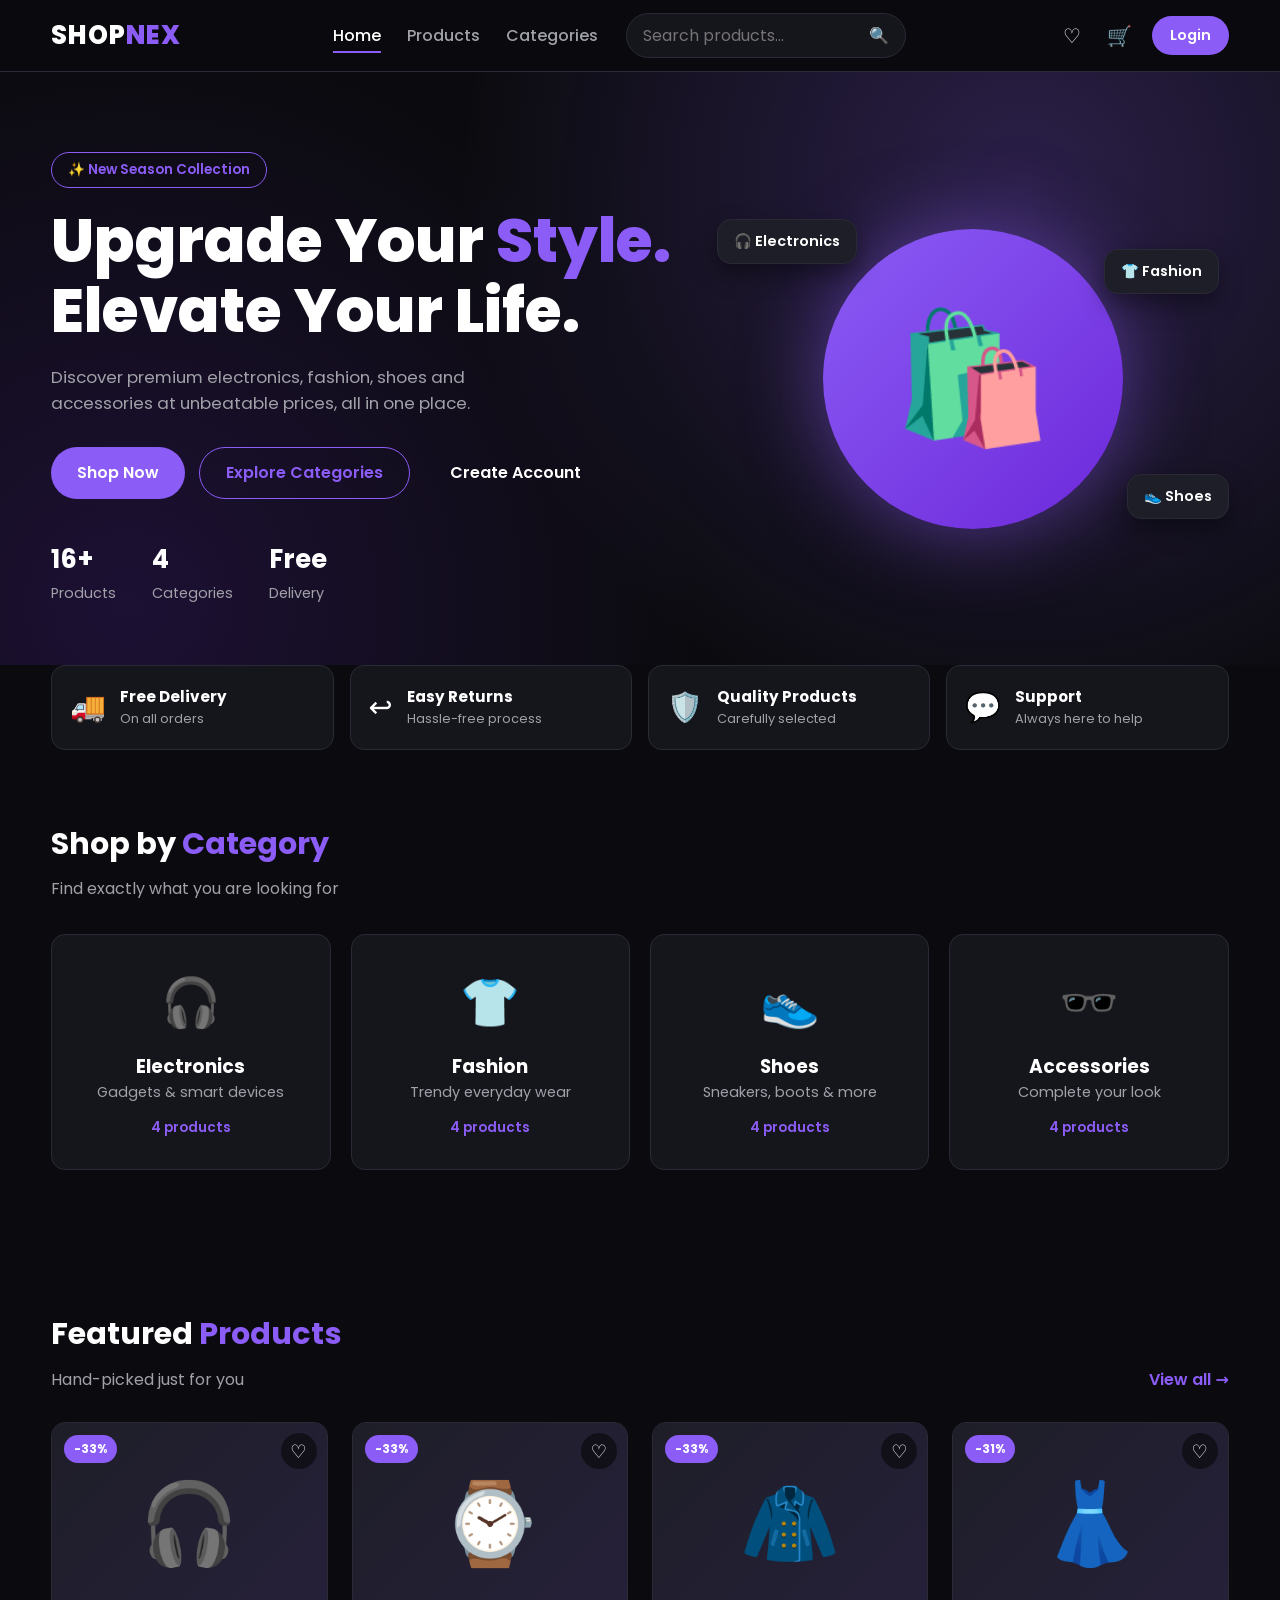
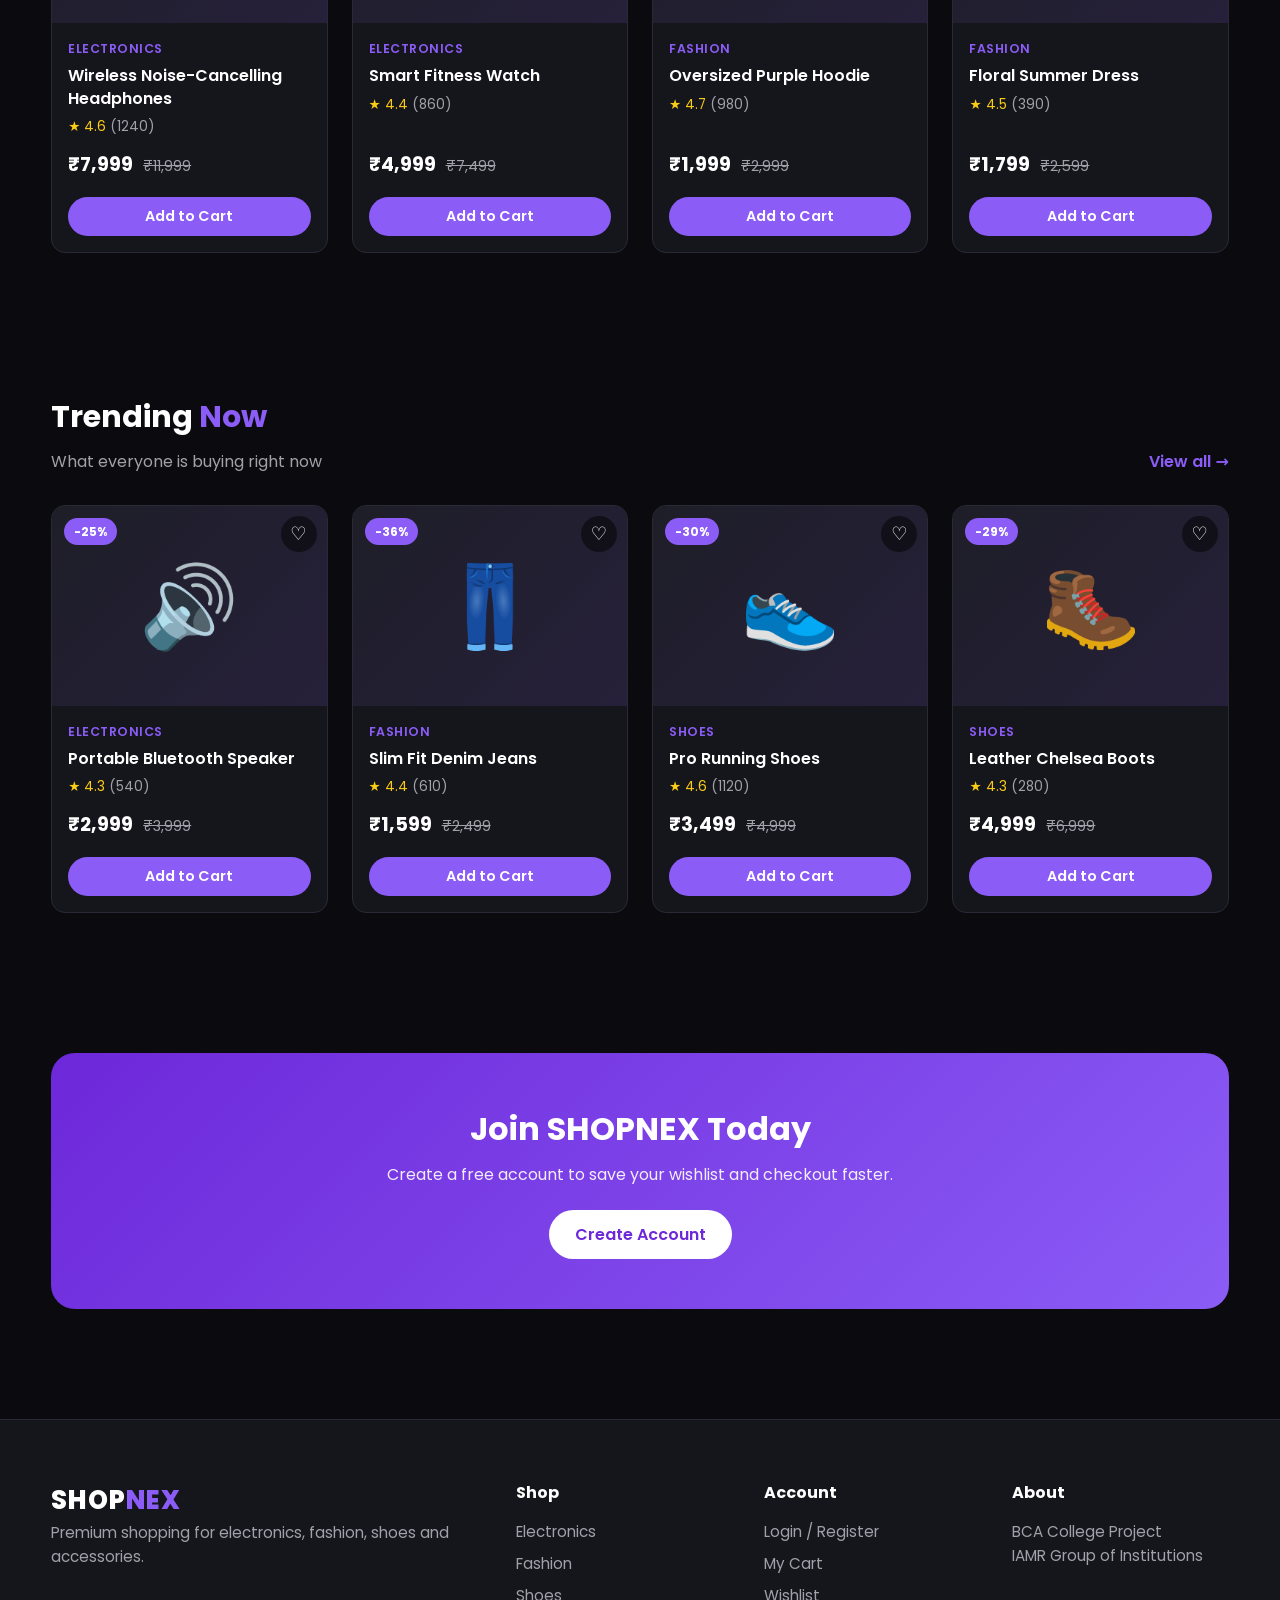
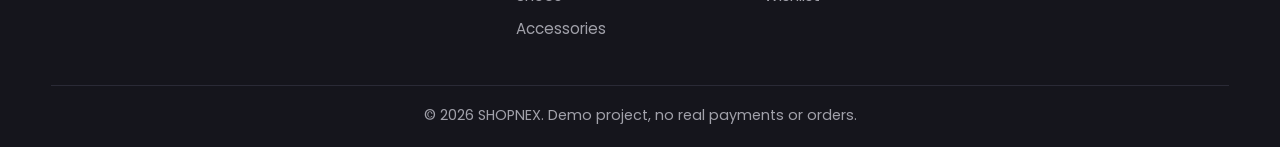
<file: shopnex/index.html>
<!DOCTYPE html>
<html lang="en">
<head>
  <meta charset="UTF-8">
  <meta name="viewport" content="width=device-width, initial-scale=1.0">
  <title>SHOPNEX | Premium Online Shopping</title>
  <link rel="preconnect" href="https://fonts.googleapis.com">
  <link href="https://fonts.googleapis.com/css2?family=Poppins:wght@400;500;600;700;800&display=swap" rel="stylesheet">
  <link rel="stylesheet" href="css/base.css">
  <link rel="stylesheet" href="css/layout.css">
  <link rel="stylesheet" href="css/components.css">
  <link rel="stylesheet" href="css/home.css">
</head>
<body>
  <div id="site-header"></div>

  <main>
    <!-- Hero banner -->
    <section class="hero">
      <div class="container hero-inner">
        <div class="hero-content fade-in">
          <span class="hero-tag">✨ New Season Collection</span>
          <h1>Upgrade Your <span class="text-purple">Style.</span><br>Elevate Your Life.</h1>
          <p>Discover premium electronics, fashion, shoes and accessories at unbeatable prices, all in one place.</p>
          <div class="hero-buttons">
            <a href="products.html" class="btn btn-primary">Shop Now</a>
            <a href="#categories" class="btn btn-outline">Explore Categories</a>
            <a href="login.html?tab=register" class="btn">Create Account</a>
          </div>
          <div class="hero-stats">
            <div><strong>16+</strong><span>Products</span></div>
            <div><strong>4</strong><span>Categories</span></div>
            <div><strong>Free</strong><span>Delivery</span></div>
          </div>
        </div>
        <div class="hero-visual fade-in">
          <div class="hero-circle">🛍️</div>
          <span class="hero-chip chip-1">🎧 Electronics</span>
          <span class="hero-chip chip-2">👟 Shoes</span>
          <span class="hero-chip chip-3">👕 Fashion</span>
        </div>
      </div>
    </section>

    <!-- Features strip -->
    <section class="container">
      <div class="features-grid">
        <div class="feature-item"><span class="feature-icon">🚚</span><div><h4>Free Delivery</h4><p>On all orders</p></div></div>
        <div class="feature-item"><span class="feature-icon">↩️</span><div><h4>Easy Returns</h4><p>Hassle-free process</p></div></div>
        <div class="feature-item"><span class="feature-icon">🛡️</span><div><h4>Quality Products</h4><p>Carefully selected</p></div></div>
        <div class="feature-item"><span class="feature-icon">💬</span><div><h4>Support</h4><p>Always here to help</p></div></div>
      </div>
    </section>

    <!-- Categories -->
    <section class="section container" id="categories">
      <h2 class="section-title">Shop by <span class="text-purple">Category</span></h2>
      <p class="section-subtitle">Find exactly what you are looking for</p>
      <div class="category-grid" id="categoryGrid"></div>
    </section>

    <!-- Featured products -->
    <section class="section container">
      <div class="section-head">
        <div>
          <h2 class="section-title">Featured <span class="text-purple">Products</span></h2>
          <p class="section-subtitle">Hand-picked just for you</p>
        </div>
        <a href="products.html" class="view-all">View all →</a>
      </div>
      <div class="product-grid" id="featuredGrid"></div>
    </section>

    <!-- Trending products -->
    <section class="section container">
      <div class="section-head">
        <div>
          <h2 class="section-title">Trending <span class="text-purple">Now</span></h2>
          <p class="section-subtitle">What everyone is buying right now</p>
        </div>
        <a href="products.html" class="view-all">View all →</a>
      </div>
      <div class="product-grid" id="trendingGrid"></div>
    </section>

    <!-- Join banner -->
    <section class="section container" id="joinBanner">
      <div class="promo">
        <h2>Join SHOPNEX Today</h2>
        <p>Create a free account to save your wishlist and checkout faster.</p>
        <a href="login.html" class="btn">Create Account</a>
      </div>
    </section>
  </main>

  <div id="site-footer"></div>

  <!-- Script order matters: data -> storage -> ui -> features -> page script -->
  <script src="js/data.js"></script>
  <script src="js/storage.js"></script>
  <script src="js/ui.js"></script>
  <script src="js/cart.js"></script>
  <script src="js/wishlist.js"></script>
  <script src="js/products.js"></script>
  <script src="js/home.js"></script>
</body>
</html>
</file>
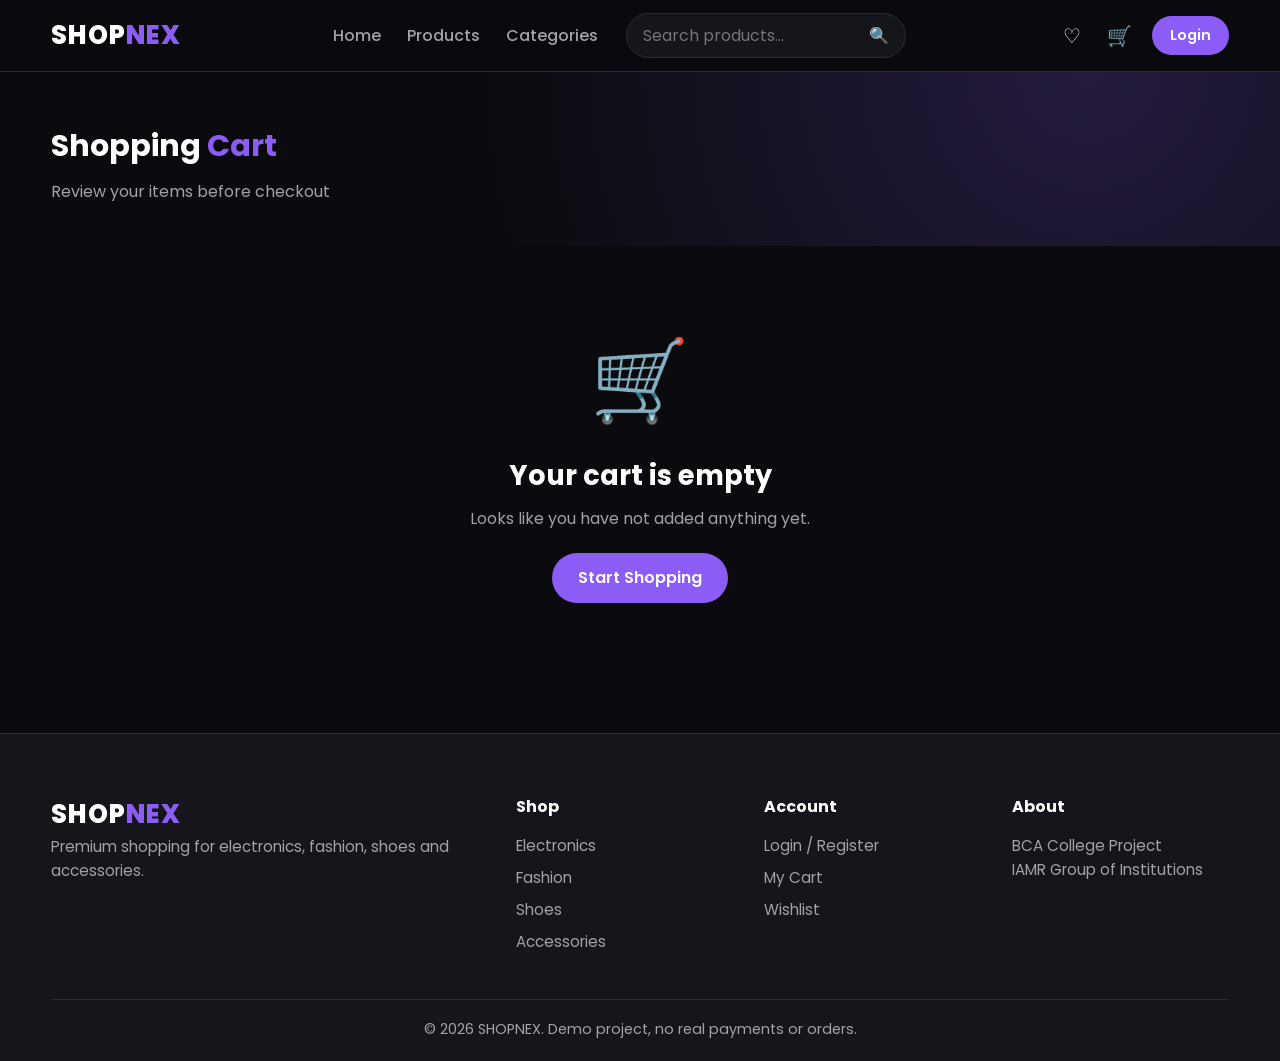
<file: shopnex/cart.html>
<!DOCTYPE html>
<html lang="en">
<head>
  <link rel="icon" href="data:image/svg+xml,<svg xmlns=%22http://www.w3.org/2000/svg%22 viewBox=%220 0 100 100%22><text y=%22.9em%22 font-size=%2290%22>🛍️</text></svg>">
  <meta charset="UTF-8">
  <meta name="viewport" content="width=device-width, initial-scale=1.0">
  <title>My Cart | SHOPNEX</title>
  <link rel="preconnect" href="https://fonts.googleapis.com">
  <link href="https://fonts.googleapis.com/css2?family=Poppins:wght@400;500;600;700;800&display=swap" rel="stylesheet">
  <link rel="stylesheet" href="css/base.css">
  <link rel="stylesheet" href="css/layout.css">
  <link rel="stylesheet" href="css/components.css">
  <link rel="stylesheet" href="css/shop.css">
  <link rel="stylesheet" href="css/cart.css">
</head>
<body>
  <div id="site-header"></div>

  <main>
    <section class="page-header">
      <div class="container fade-in">
        <h1 class="section-title">Shopping <span class="text-purple">Cart</span></h1>
        <p class="section-subtitle">Review your items before checkout</p>
      </div>
    </section>

    <!-- Filled by js/cart-page.js -->
    <div class="container" id="cartContent"></div>
  </main>

  <div id="site-footer"></div>

  <script src="js/data.js"></script>
  <script src="js/storage.js"></script>
  <script src="js/ui.js"></script>
  <script src="js/cart.js"></script>
  <script src="js/cart-page.js"></script>
</body>
</html>
</file>
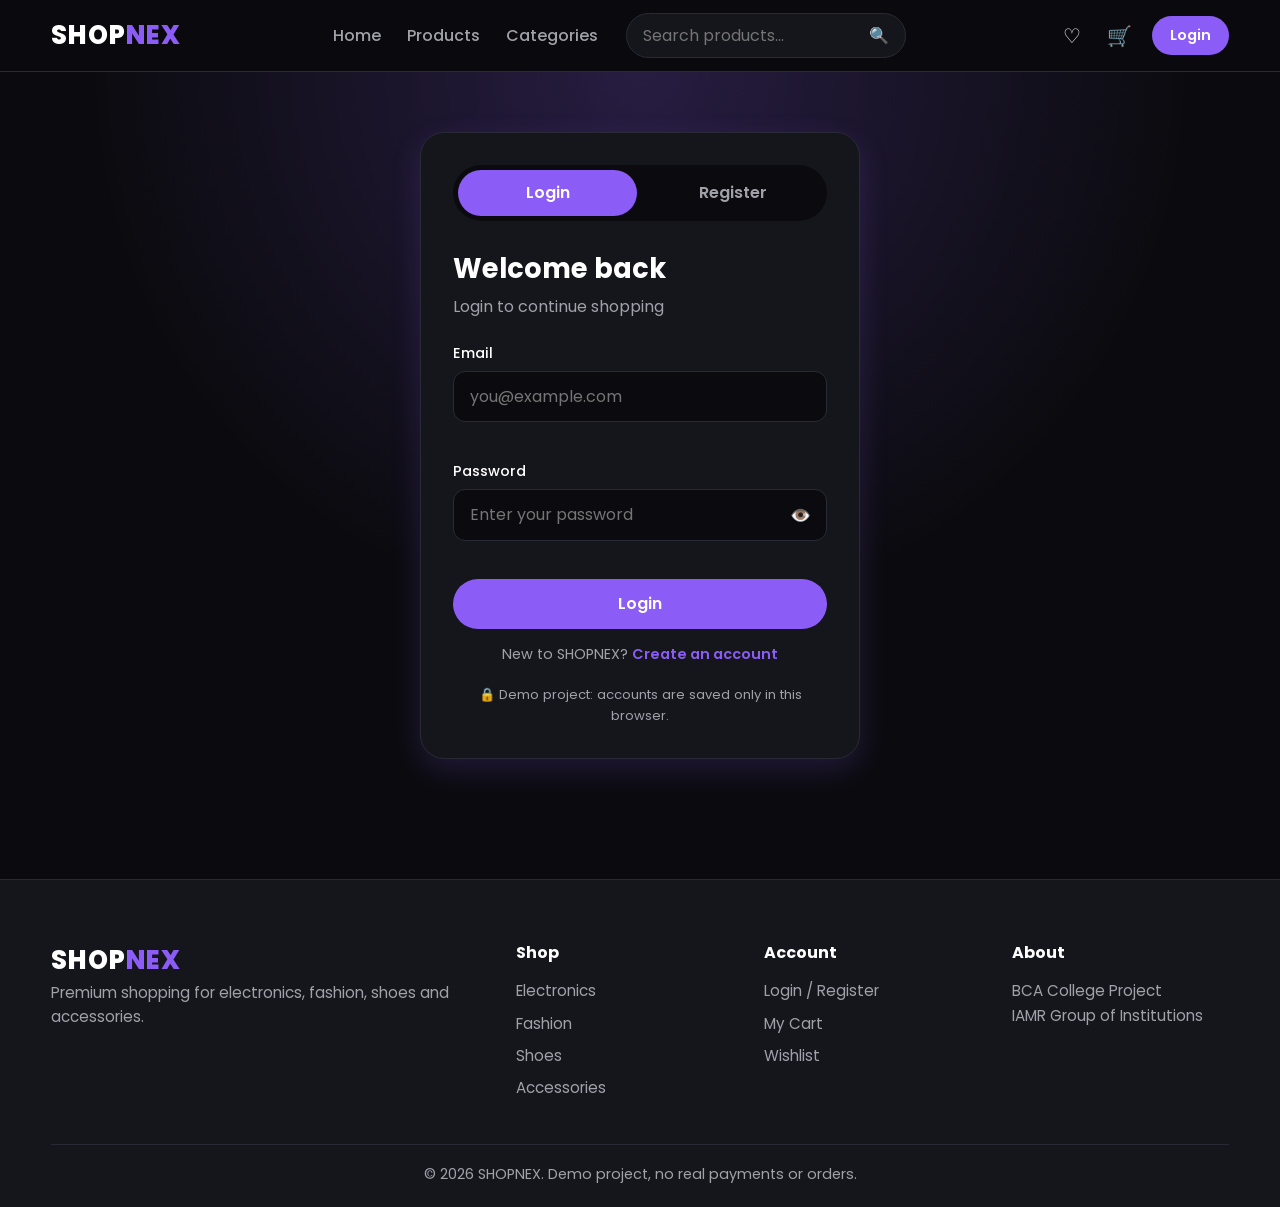
<file: shopnex/login.html>
<!DOCTYPE html>
<html lang="en">
<head>
    <link rel="icon" href="data:image/svg+xml,<svg xmlns=%22http://www.w3.org/2000/svg%22 viewBox=%220 0 100 100%22><text y=%22.9em%22 font-size=%2290%22>🛍️</text></svg>">
  <meta charset="UTF-8">
  <meta name="viewport" content="width=device-width, initial-scale=1.0">
  <title>Login / Register | SHOPNEX</title>
  <link rel="preconnect" href="https://fonts.googleapis.com">
  <link href="https://fonts.googleapis.com/css2?family=Poppins:wght@400;500;600;700;800&display=swap" rel="stylesheet">
  <link rel="stylesheet" href="css/base.css">
  <link rel="stylesheet" href="css/layout.css">
  <link rel="stylesheet" href="css/components.css">
  <link rel="stylesheet" href="css/auth.css">
</head>
<body>
  <div id="site-header"></div>

  <main class="auth-section">
    <div class="auth-card fade-in">
      <div class="auth-tabs">
        <button class="auth-tab active" data-tab="login">Login</button>
        <button class="auth-tab" data-tab="register">Register</button>
      </div>

      <!-- LOGIN -->
      <section class="auth-panel" id="loginPanel">
        <h1>Welcome back</h1>
        <p class="sub">Login to continue shopping</p>
        <form id="loginForm" novalidate>
          <div class="form-group">
            <label for="loginEmail">Email</label>
            <input type="email" id="loginEmail" placeholder="you@example.com" autocomplete="email">
            <span class="field-error" id="loginEmailError"></span>
          </div>
          <div class="form-group">
            <label for="loginPassword">Password</label>
            <div class="password-wrap">
              <input type="password" id="loginPassword" placeholder="Enter your password" autocomplete="current-password">
              <button type="button" class="password-toggle" data-target="loginPassword" aria-label="Show or hide password">👁️</button>
            </div>
            <span class="field-error" id="loginPasswordError"></span>
          </div>
          <button type="submit" class="btn btn-primary btn-block">Login</button>
        </form>
        <p class="auth-switch">New to SHOPNEX? <button type="button" data-tab="register">Create an account</button></p>
      </section>

      <!-- REGISTER -->
      <section class="auth-panel" id="registerPanel" hidden>
        <h1>Create account</h1>
        <p class="sub">Join SHOPNEX in less than a minute</p>
        <form id="registerForm" novalidate>
          <div class="form-group">
            <label for="regName">Full name</label>
            <input type="text" id="regName" placeholder="Your name" autocomplete="name">
            <span class="field-error" id="regNameError"></span>
          </div>
          <div class="form-group">
            <label for="regEmail">Email</label>
            <input type="email" id="regEmail" placeholder="you@example.com" autocomplete="email">
            <span class="field-error" id="regEmailError"></span>
          </div>
          <div class="form-group">
            <label for="regPassword">Password</label>
            <div class="password-wrap">
              <input type="password" id="regPassword" placeholder="Min 6 characters, letters + numbers" autocomplete="new-password">
              <button type="button" class="password-toggle" data-target="regPassword" aria-label="Show or hide password">👁️</button>
            </div>
            <span class="field-error" id="regPasswordError"></span>
          </div>
          <div class="form-group">
            <label for="regConfirm">Confirm password</label>
            <input type="password" id="regConfirm" placeholder="Re-enter your password" autocomplete="new-password">
            <span class="field-error" id="regConfirmError"></span>
          </div>
          <button type="submit" class="btn btn-primary btn-block">Create Account</button>
        </form>
        <p class="auth-switch">Already have an account? <button type="button" data-tab="login">Login</button></p>
      </section>

      <p class="auth-note">🔒 Demo project: accounts are saved only in this browser.</p>
    </div>
  </main>

  <div id="site-footer"></div>

  <script src="js/data.js"></script>
  <script src="js/storage.js"></script>
  <script src="js/ui.js"></script>
  <script src="js/auth.js"></script>
</body>
</html>
</file>
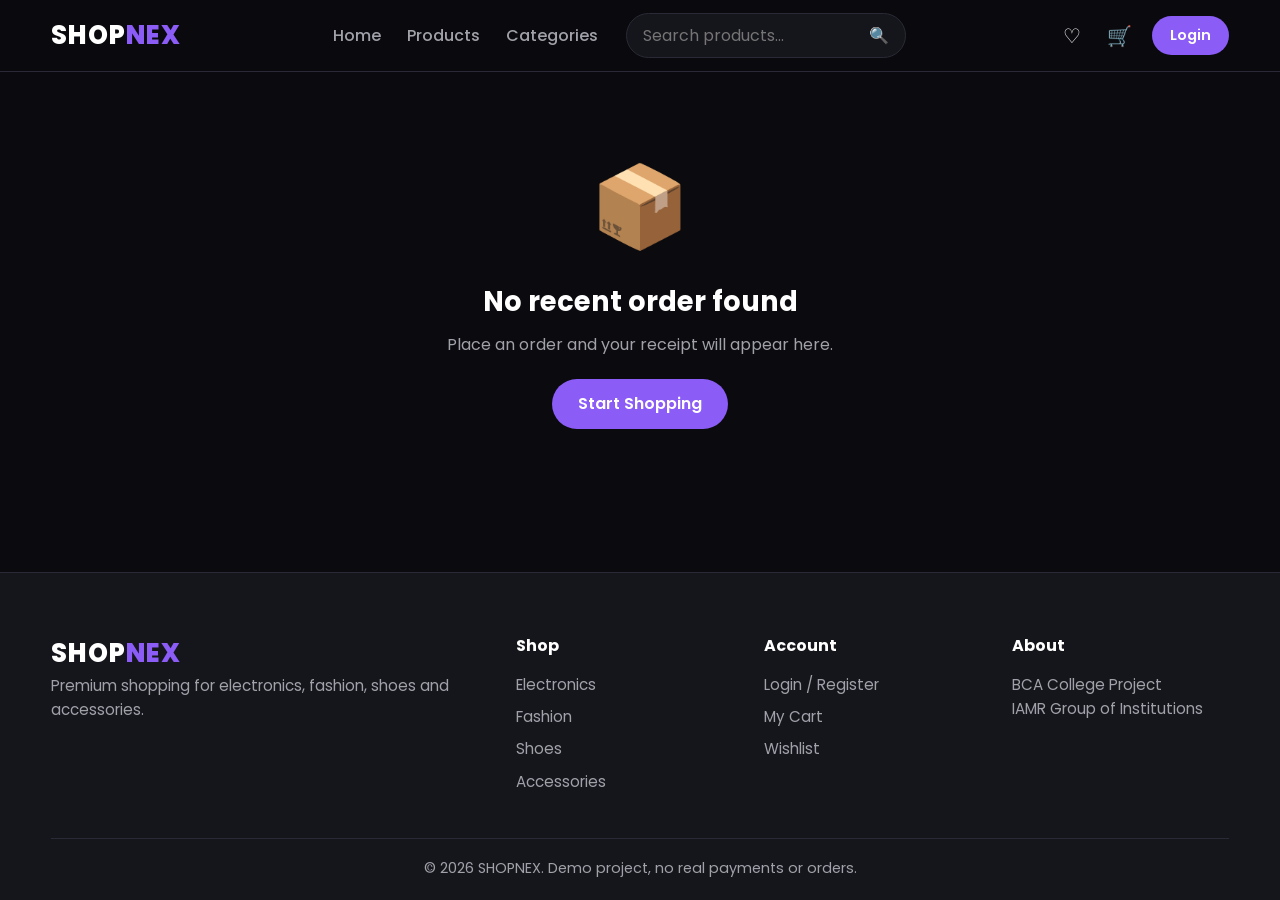
<file: shopnex/order-success.html>
<!DOCTYPE html>
<html lang="en">
<head>
    <link rel="icon" href="data:image/svg+xml,<svg xmlns=%22http://www.w3.org/2000/svg%22 viewBox=%220 0 100 100%22><text y=%22.9em%22 font-size=%2290%22>🛍️</text></svg>">
  <meta charset="UTF-8">
  <meta name="viewport" content="width=device-width, initial-scale=1.0">
  <title>Order Confirmed | SHOPNEX</title>
  <link rel="preconnect" href="https://fonts.googleapis.com">
  <link href="https://fonts.googleapis.com/css2?family=Poppins:wght@400;500;600;700;800&display=swap" rel="stylesheet">
  <link rel="stylesheet" href="css/base.css">
  <link rel="stylesheet" href="css/layout.css">
  <link rel="stylesheet" href="css/components.css">
  <link rel="stylesheet" href="css/shop.css">
  <link rel="stylesheet" href="css/cart.css">
  <link rel="stylesheet" href="css/checkout.css">
</head>
<body>
  <div id="site-header"></div>

  <main>
    <!-- Filled by js/order-success.js -->
    <div class="container" id="successContent"></div>
  </main>

  <div id="site-footer"></div>

  <script src="js/data.js"></script>
  <script src="js/storage.js"></script>
  <script src="js/ui.js"></script>
  <script src="js/order-success.js"></script>
</body>
</html>
</file>
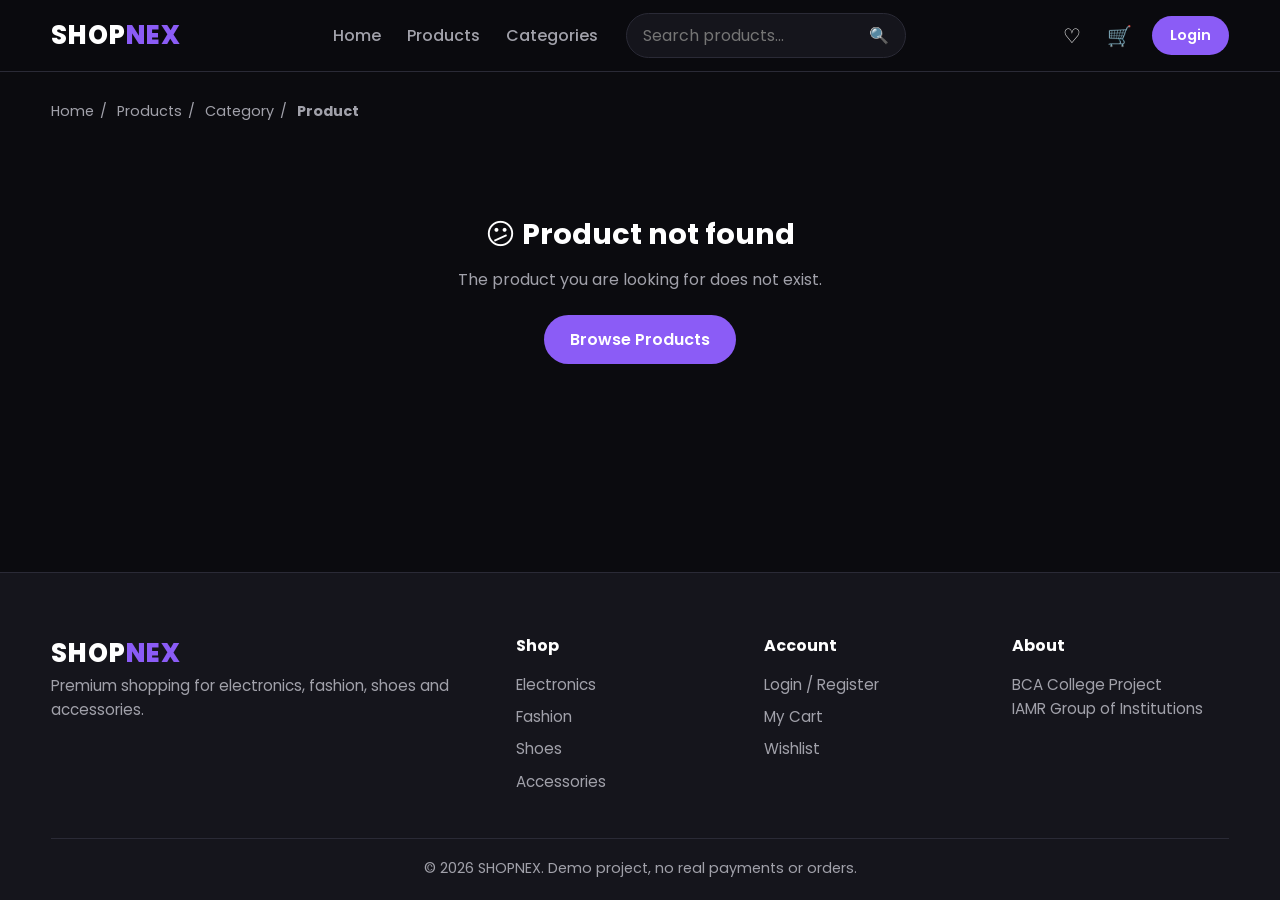
<file: shopnex/product.html>
<!DOCTYPE html>
<html lang="en">
<head>
  <link rel="icon" href="data:image/svg+xml,<svg xmlns=%22http://www.w3.org/2000/svg%22 viewBox=%220 0 100 100%22><text y=%22.9em%22 font-size=%2290%22>🛍️</text></svg>">
  <meta charset="UTF-8">
  <meta name="viewport" content="width=device-width, initial-scale=1.0">
  <title>Product | SHOPNEX</title>
  <link rel="preconnect" href="https://fonts.googleapis.com">
  <link href="https://fonts.googleapis.com/css2?family=Poppins:wght@400;500;600;700;800&display=swap" rel="stylesheet">
  <link rel="stylesheet" href="css/base.css">
  <link rel="stylesheet" href="css/layout.css">
  <link rel="stylesheet" href="css/components.css">
  <link rel="stylesheet" href="css/product.css">
</head>
<body>
  <div id="site-header"></div>

  <main class="container">
    <nav class="breadcrumb" aria-label="Breadcrumb">
      <a href="index.html">Home</a><span>/</span>
      <a href="products.html">Products</a><span>/</span>
      <a href="products.html" id="breadcrumbCategory">Category</a><span>/</span>
      <strong id="breadcrumbName">Product</strong>
    </nav>

    <!-- Filled by js/product-details.js -->
    <div id="productDetails"></div>

    <section class="section" id="relatedSection">
      <h2 class="section-title">You may also <span class="text-purple">like</span></h2>
      <p class="section-subtitle">More products picked for you</p>
      <div class="product-grid" id="relatedGrid"></div>
    </section>
  </main>

  <div id="site-footer"></div>

  <script src="js/data.js"></script>
  <script src="js/storage.js"></script>
  <script src="js/ui.js"></script>
  <script src="js/cart.js"></script>
  <script src="js/wishlist.js"></script>
  <script src="js/products.js"></script>
  <script src="js/product-details.js"></script>
</body>
</html>
</file>
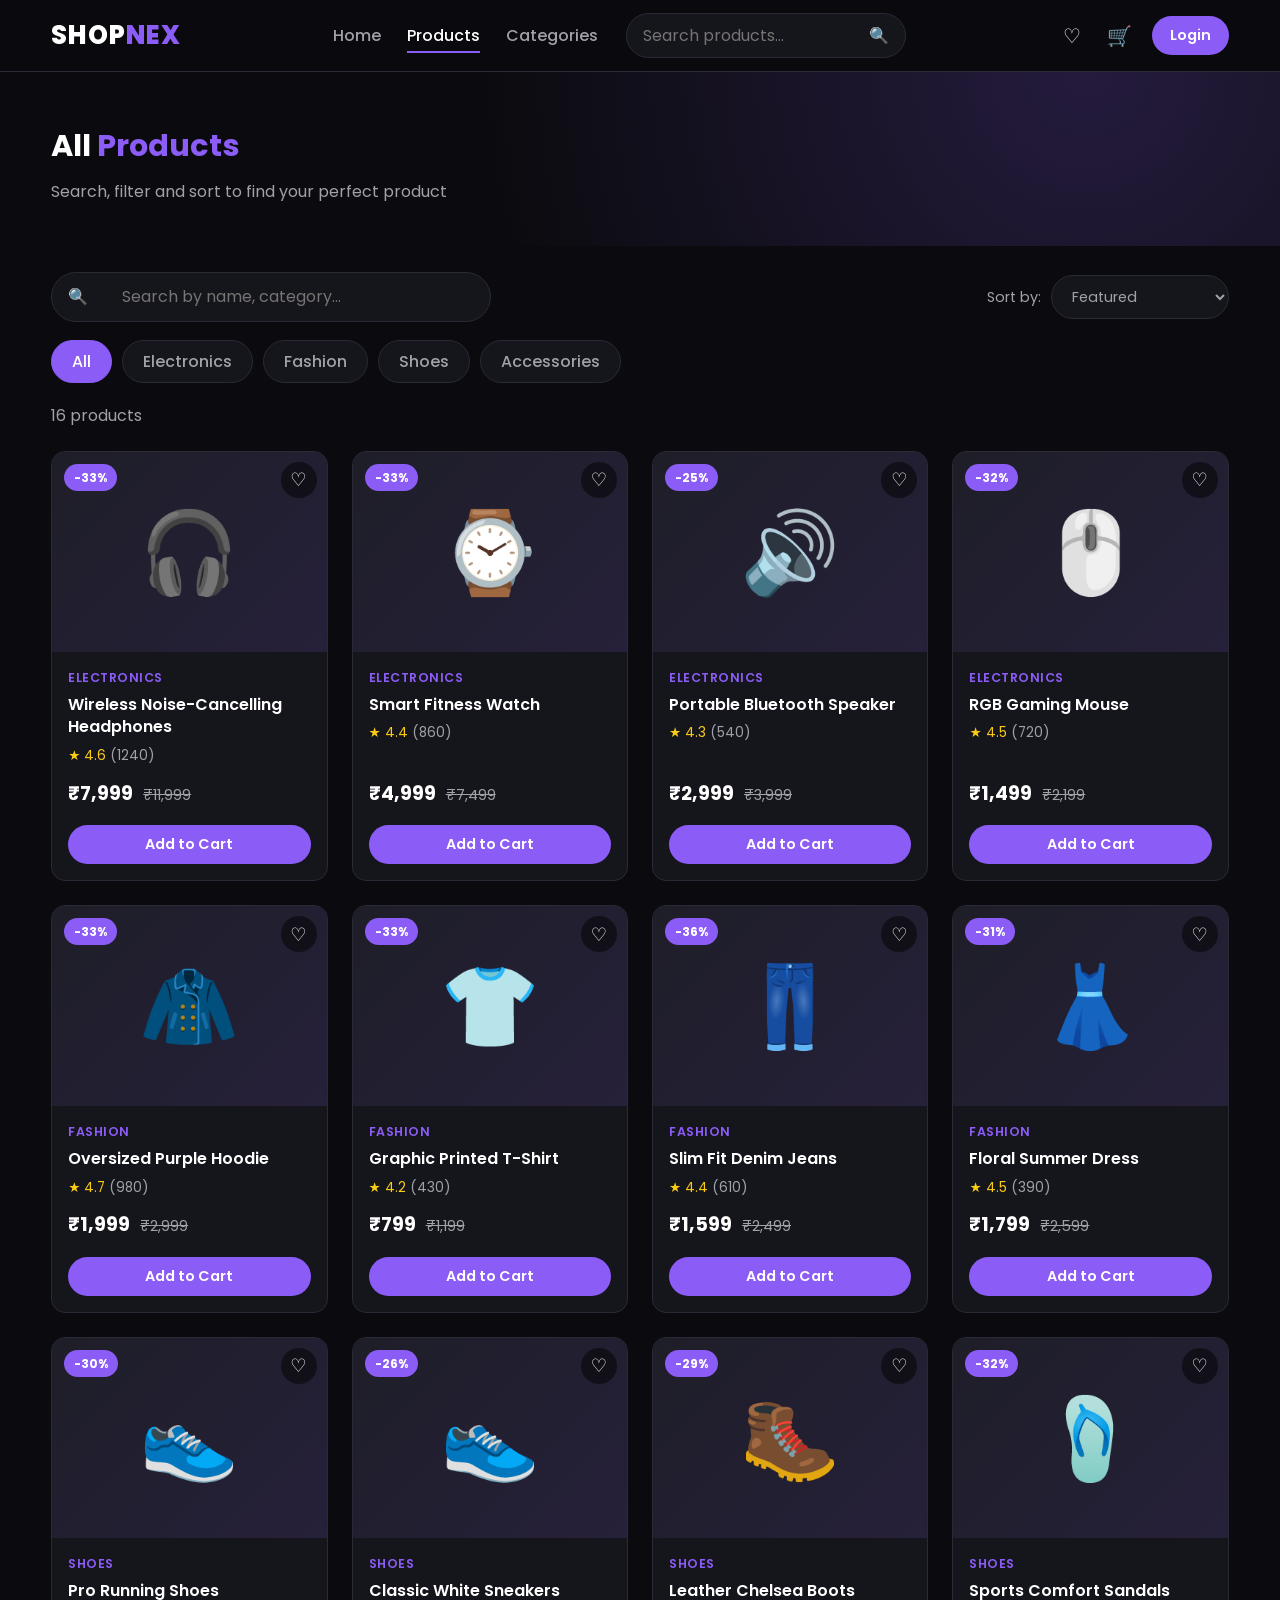
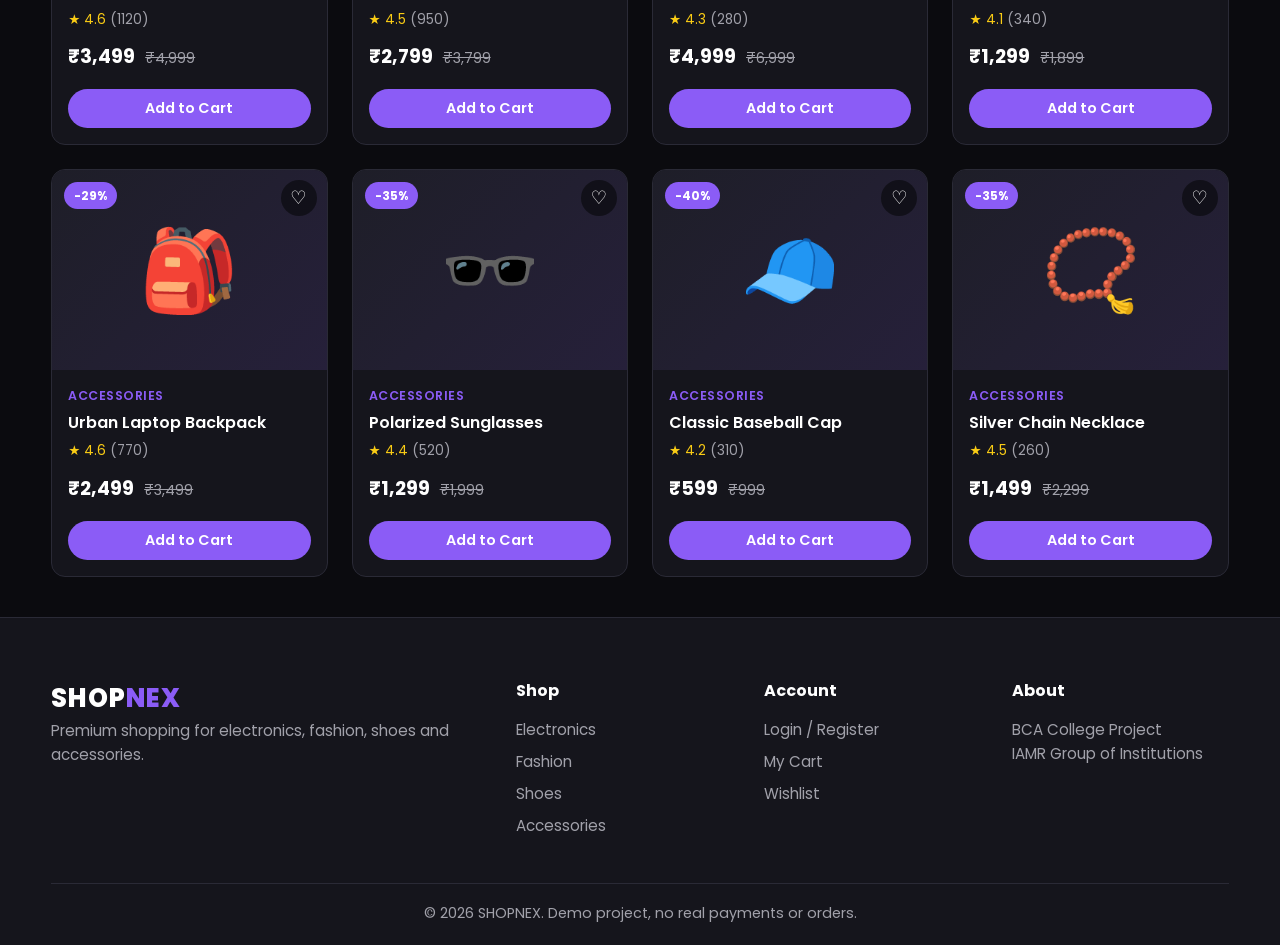
<file: shopnex/products.html>
<!DOCTYPE html>
<html lang="en">
<head>
  <link rel="icon" href="data:image/svg+xml,<svg xmlns=%22http://www.w3.org/2000/svg%22 viewBox=%220 0 100 100%22><text y=%22.9em%22 font-size=%2290%22>🛍️</text></svg>">
  <meta charset="UTF-8">
  <meta name="viewport" content="width=device-width, initial-scale=1.0">
  <title>Products | SHOPNEX</title>
  <link rel="preconnect" href="https://fonts.googleapis.com">
  <link href="https://fonts.googleapis.com/css2?family=Poppins:wght@400;500;600;700;800&display=swap" rel="stylesheet">
  <link rel="stylesheet" href="css/base.css">
  <link rel="stylesheet" href="css/layout.css">
  <link rel="stylesheet" href="css/components.css">
  <link rel="stylesheet" href="css/shop.css">
</head>
<body>
  <div id="site-header"></div>

  <main>
    <section class="page-header">
      <div class="container fade-in">
        <h1 class="section-title">All <span class="text-purple">Products</span></h1>
        <p class="section-subtitle">Search, filter and sort to find your perfect product</p>
      </div>
    </section>

    <section class="container">
      <!-- Search + sort -->
      <div class="shop-toolbar">
        <div class="shop-search">
          <span>🔍</span>
          <input type="search" id="shopSearchInput" placeholder="Search by name, category..." aria-label="Search products">
        </div>
        <div class="sort-wrap">
          <label for="sortSelect">Sort by:</label>
          <select id="sortSelect" class="sort-select">
            <option value="default">Featured</option>
            <option value="price-asc">Price: Low to High</option>
            <option value="price-desc">Price: High to Low</option>
            <option value="rating">Top Rated</option>
          </select>
        </div>
      </div>

      <!-- Category filter (buttons are created by JS) -->
      <div class="chips" id="categoryChips"></div>

      <!-- Result count + clear -->
      <div class="results-bar">
        <span id="resultsText"></span>
        <button class="clear-btn" id="clearFilters" hidden>✕ Clear filters</button>
      </div>

      <!-- Product cards -->
      <div class="product-grid" id="productsGrid"></div>
    </section>
  </main>

  <div id="site-footer"></div>

  <script src="js/data.js"></script>
  <script src="js/storage.js"></script>
  <script src="js/ui.js"></script>
  <script src="js/cart.js"></script>
  <script src="js/wishlist.js"></script>
  <script src="js/products.js"></script>
</body>
</html>
</file>
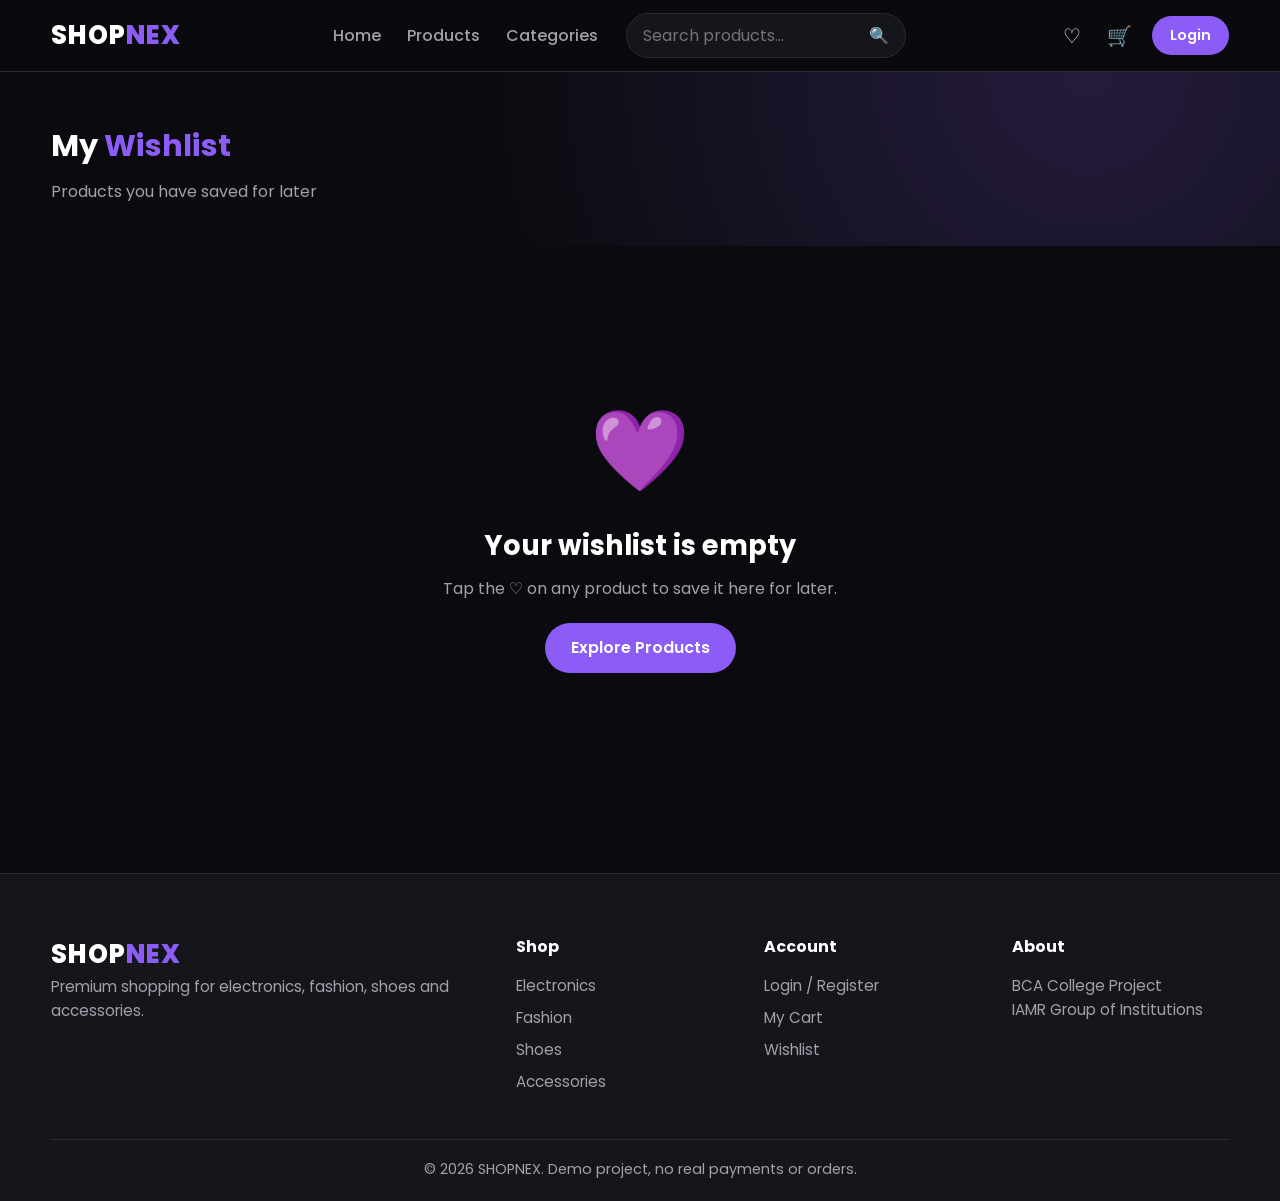
<file: shopnex/wishlist.html>
<!DOCTYPE html>
<html lang="en">
<head>
    <link rel="icon" href="data:image/svg+xml,<svg xmlns=%22http://www.w3.org/2000/svg%22 viewBox=%220 0 100 100%22><text y=%22.9em%22 font-size=%2290%22>🛍️</text></svg>">
  <meta charset="UTF-8">
  <meta name="viewport" content="width=device-width, initial-scale=1.0">
  <title>My Wishlist | SHOPNEX</title>
  <link rel="preconnect" href="https://fonts.googleapis.com">
  <link href="https://fonts.googleapis.com/css2?family=Poppins:wght@400;500;600;700;800&display=swap" rel="stylesheet">
  <link rel="stylesheet" href="css/base.css">
  <link rel="stylesheet" href="css/layout.css">
  <link rel="stylesheet" href="css/components.css">
  <link rel="stylesheet" href="css/shop.css">
  <link rel="stylesheet" href="css/cart.css">
</head>
<body>
  <div id="site-header"></div>

  <main>
    <section class="page-header">
      <div class="container fade-in">
        <h1 class="section-title">My <span class="text-purple">Wishlist</span></h1>
        <p class="section-subtitle">Products you have saved for later</p>
      </div>
    </section>

    <!-- Filled by js/wishlist-page.js -->
    <div class="container section" id="wishlistContent"></div>
  </main>

  <div id="site-footer"></div>

  <script src="js/data.js"></script>
  <script src="js/storage.js"></script>
  <script src="js/ui.js"></script>
  <script src="js/cart.js"></script>
  <script src="js/wishlist.js"></script>
  <script src="js/products.js"></script>
  <script src="js/wishlist-page.js"></script>
</body>
</html>
</file>
<file: shopnex/css/base.css>
/* ===== Design tokens (change colors from here only) ===== */
:root {
  --bg: #0B0B0F;
  --surface: #15151C;
  --surface-2: #1E1E28;
  --border: #2A2A36;
  --primary: #8B5CF6;
  --primary-dark: #6D28D9;
  --text: #FFFFFF;
  --muted: #A1A1AA;
  --success: #22C55E;
  --danger: #EF4444;
  --radius: 14px;
  --shadow: 0 10px 30px rgba(139, 92, 246, 0.18);
  --transition: 0.3s ease;
  --navbar-height: 72px;
}

/* ===== Reset ===== */
* { margin: 0; padding: 0; box-sizing: border-box; }
html { scroll-behavior: smooth; }
body {
  font-family: 'Poppins', system-ui, -apple-system, 'Segoe UI', sans-serif;
  background: var(--bg);
  color: var(--text);
  line-height: 1.6;
  min-height: 100vh;
  display: flex;
  flex-direction: column;
}
main { flex: 1; }
a { color: inherit; text-decoration: none; }
ul { list-style: none; }
img { max-width: 100%; display: block; }
button, input, select, textarea { font: inherit; color: inherit; }
button { cursor: pointer; border: none; background: none; }

/* ===== Common helpers ===== */
.container { width: min(1200px, 92%); margin-inline: auto; }
.section { padding: 70px 0; }
.section-title { font-size: 1.9rem; font-weight: 700; margin-bottom: 8px; }
.section-subtitle { color: var(--muted); margin-bottom: 32px; }
.text-purple { color: var(--primary); }

/* ===== Buttons ===== */
.btn {
  display: inline-flex; align-items: center; justify-content: center; gap: 8px;
  padding: 12px 26px; border-radius: 999px; font-weight: 600;
  transition: var(--transition);
}
.btn-sm { padding: 8px 18px; font-size: 0.9rem; }
.btn-primary { background: var(--primary); color: #fff; }
.btn-primary:hover { background: var(--primary-dark); transform: translateY(-2px); box-shadow: var(--shadow); }
.btn-outline { border: 1.5px solid var(--primary); color: var(--primary); }
.btn-outline:hover { background: var(--primary); color: #fff; }
/* ===== Accessibility ===== */
/* Purple outline when navigating with the keyboard (Tab key) */
:focus-visible { outline: 2px solid var(--primary); outline-offset: 3px; }

/* Respect users who turned off animations in their system settings */
@media (prefers-reduced-motion: reduce) {
  *, *::before, *::after {
    animation-duration: 0.01ms !important;
    animation-iteration-count: 1 !important;
    transition-duration: 0.01ms !important;
    scroll-behavior: auto !important;
  }
}
</file>
<file: shopnex/css/layout.css>
/* ===== Navbar ===== */
.navbar {
  position: sticky; top: 0; z-index: 100; height: var(--navbar-height);
  background: rgba(11, 11, 15, 0.85); backdrop-filter: blur(12px);
  border-bottom: 1px solid var(--border);
}
.navbar-inner { height: 100%; display: flex; align-items: center; justify-content: space-between; gap: 20px; }
.logo { font-size: 1.6rem; font-weight: 800; letter-spacing: 1px; }
.logo span { color: var(--primary); }

.nav-menu { display: flex; align-items: center; justify-content: center; gap: 28px; flex: 1; }
.nav-links { display: flex; gap: 26px; }
.nav-links a { color: var(--muted); font-weight: 500; position: relative; transition: var(--transition); }
.nav-links a:hover, .nav-links a.active { color: #fff; }
.nav-links a.active::after {
  content: ""; position: absolute; left: 0; bottom: -6px;
  width: 100%; height: 2px; background: var(--primary);
}

.nav-search {
  display: flex; flex: 0 1 280px; overflow: hidden;
  background: var(--surface); border: 1px solid var(--border); border-radius: 999px;
  transition: var(--transition);
}
.nav-search:focus-within { border-color: var(--primary); }
.nav-search input { flex: 1; min-width: 0; background: none; border: none; outline: none; padding: 9px 16px; }
.nav-search button { padding: 0 16px; }

.nav-actions { display: flex; align-items: center; gap: 14px; }
.nav-icon { position: relative; font-size: 1.25rem; padding: 6px; transition: var(--transition); }
.nav-icon:hover { color: var(--primary); }
.badge {
  position: absolute; top: -4px; right: -6px; min-width: 18px; height: 18px; padding: 0 5px;
  border-radius: 999px; background: var(--primary); color: #fff;
  font-size: 0.7rem; font-weight: 600; display: flex; align-items: center; justify-content: center;
}
.badge[hidden] { display: none; }
.user-name { color: var(--muted); font-size: 0.9rem; }
.menu-toggle { display: none; font-size: 1.6rem; color: #fff; }

/* ===== Footer ===== */
.footer { background: var(--surface); border-top: 1px solid var(--border); padding: 60px 0 20px; margin-top: 40px; }
.footer-grid { display: grid; grid-template-columns: 2fr 1fr 1fr 1fr; gap: 32px; }
.footer h4 { margin-bottom: 14px; }
.footer p, .footer li { color: var(--muted); margin-bottom: 8px; font-size: 0.95rem; }
.footer a:hover { color: var(--primary); }
.footer-bottom {
  margin-top: 36px; padding-top: 18px; border-top: 1px solid var(--border);
  text-align: center; color: var(--muted); font-size: 0.9rem;
}

/* ===== Responsive ===== */
@media (max-width: 900px) {
  .menu-toggle { display: block; }
  .nav-menu {
    position: absolute; top: var(--navbar-height); left: 0; right: 0;
    flex-direction: column; align-items: stretch; gap: 18px; padding: 20px 4%;
    background: var(--surface); border-bottom: 1px solid var(--border);
    transform: translateY(-20px); opacity: 0; pointer-events: none; transition: var(--transition);
  }
  .nav-menu.open { transform: none; opacity: 1; pointer-events: auto; }
  .nav-links { flex-direction: column; gap: 14px; }
  .nav-search { flex: none; }
  .footer-grid { grid-template-columns: 1fr 1fr; }
}
@media (max-width: 560px) {
  .user-name { display: none; }
  .footer-grid { grid-template-columns: 1fr; }
}
</file>
<file: shopnex/css/components.css>
/* ===== Toast notifications ===== */
.toast-container {
  position: fixed; top: 90px; right: 20px; z-index: 1000;
  display: flex; flex-direction: column; gap: 10px;
}
.toast {
  min-width: 240px; max-width: 320px; padding: 14px 18px; border-radius: 12px;
  background: var(--surface-2); border-left: 4px solid var(--primary);
  box-shadow: 0 10px 30px rgba(0, 0, 0, 0.5); animation: toastIn 0.35s ease;
}
.toast.success { border-left-color: var(--success); }
.toast.error { border-left-color: var(--danger); }
.toast.hide { animation: toastOut 0.3s ease forwards; }

@keyframes toastIn { from { opacity: 0; transform: translateX(40px); } to { opacity: 1; transform: none; } }
@keyframes toastOut { to { opacity: 0; transform: translateX(40px); } }

/* ===== Page animation ===== */
.fade-in { animation: fadeIn 0.6s ease both; }
@keyframes fadeIn { from { opacity: 0; transform: translateY(20px); } to { opacity: 1; transform: none; } }

@media (max-width: 560px) {
  .toast-container { left: 12px; right: 12px; }
  .toast { max-width: none; }
}
/* ===== Product grid & card (shared by home + products page) ===== */
.product-grid { display: grid; grid-template-columns: repeat(auto-fill, minmax(240px, 1fr)); gap: 24px; }
.product-card {
  background: var(--surface); border: 1px solid var(--border); border-radius: var(--radius);
  overflow: hidden; display: flex; flex-direction: column; transition: var(--transition);
}
.product-card:hover { transform: translateY(-6px); border-color: var(--primary); box-shadow: var(--shadow); }

.product-image { position: relative; background: linear-gradient(135deg, var(--surface-2), #26203a); }
.product-emoji { display: flex; align-items: center; justify-content: center; height: 200px; font-size: 5rem; transition: var(--transition); }
.product-card:hover .product-emoji { transform: scale(1.12); }
.discount-badge {
  position: absolute; top: 12px; left: 12px; padding: 4px 10px;
  border-radius: 999px; background: var(--primary); font-size: 0.75rem; font-weight: 700;
}
.wishlist-btn {
  position: absolute; top: 10px; right: 10px; width: 36px; height: 36px; border-radius: 50%;
  background: rgba(11, 11, 15, 0.7); font-size: 1.15rem; transition: var(--transition);
}
.wishlist-btn:hover { background: var(--primary); }
.wishlist-btn.active { color: var(--danger); }

.product-info { padding: 16px; display: flex; flex-direction: column; gap: 6px; flex: 1; }
.product-category { color: var(--primary); font-size: 0.78rem; font-weight: 600; text-transform: uppercase; letter-spacing: 0.5px; }
.product-name { font-size: 1rem; font-weight: 600; line-height: 1.4; }
.product-name a:hover { color: var(--primary); }
.product-rating { color: #FACC15; font-size: 0.85rem; }
.product-rating span { color: var(--muted); }
.product-price { display: flex; align-items: baseline; gap: 10px; margin-top: auto; padding: 6px 0 10px; }
.product-price strong { font-size: 1.2rem; }
.product-price del { color: var(--muted); font-size: 0.9rem; }
.btn-block { width: 100%; }
.empty-message { grid-column: 1 / -1; text-align: center; color: var(--muted); padding: 40px 0; }

@media (max-width: 560px) {
  .product-grid { grid-template-columns: repeat(2, 1fr); gap: 14px; }
  .product-emoji { height: 140px; font-size: 3.5rem; }
  .product-info { padding: 12px; }
  .product-name { font-size: 0.9rem; }
}
</file>
<file: shopnex/css/home.css>
/* ===== Hero ===== */
.hero {
  padding: 80px 0 60px; overflow: hidden;
  background:
    radial-gradient(circle at 80% 20%, rgba(139, 92, 246, 0.25), transparent 50%),
    radial-gradient(circle at 10% 90%, rgba(109, 40, 217, 0.18), transparent 45%);
}
.hero-inner { display: grid; grid-template-columns: 1.1fr 0.9fr; align-items: center; gap: 40px; }
.hero-tag {
  display: inline-block; padding: 6px 16px; margin-bottom: 18px;
  border: 1px solid var(--primary); border-radius: 999px;
  color: var(--primary); font-size: 0.85rem; font-weight: 600;
}
.hero h1 { font-size: clamp(2.2rem, 5vw, 3.8rem); line-height: 1.15; font-weight: 800; margin-bottom: 18px; }
.hero p { color: var(--muted); max-width: 480px; margin-bottom: 30px; font-size: 1.05rem; }
.hero-buttons { display: flex; gap: 14px; flex-wrap: wrap; }
.hero-stats { display: flex; gap: 36px; margin-top: 40px; }
.hero-stats strong { display: block; font-size: 1.6rem; }
.hero-stats span { color: var(--muted); font-size: 0.9rem; }

/* Hero visual: glowing circle with floating chips */
.hero-visual { position: relative; height: 380px; display: flex; align-items: center; justify-content: center; }
.hero-circle {
  width: 300px; height: 300px; border-radius: 50%; font-size: 8rem;
  background: linear-gradient(135deg, var(--primary), var(--primary-dark));
  box-shadow: 0 0 80px rgba(139, 92, 246, 0.5);
  display: flex; align-items: center; justify-content: center;
  animation: float 5s ease-in-out infinite;
}
.hero-chip {
  position: absolute; padding: 10px 16px; border-radius: 14px; font-weight: 600; font-size: 0.9rem;
  background: var(--surface-2); border: 1px solid var(--border);
  box-shadow: 0 10px 25px rgba(0, 0, 0, 0.4); animation: float 4s ease-in-out infinite;
}
.chip-1 { top: 30px; left: 0; }
.chip-2 { bottom: 50px; right: 0; animation-delay: 1s; }
.chip-3 { top: 60px; right: 10px; animation-delay: 2s; }
@keyframes float { 0%, 100% { transform: translateY(0); } 50% { transform: translateY(-14px); } }

/* ===== Features strip ===== */
.features-grid { display: grid; grid-template-columns: repeat(4, 1fr); gap: 16px; }
.feature-item {
  display: flex; align-items: center; gap: 14px; padding: 18px;
  background: var(--surface); border: 1px solid var(--border); border-radius: var(--radius); transition: var(--transition);
}
.feature-item:hover { border-color: var(--primary); transform: translateY(-4px); }
.feature-icon { font-size: 1.8rem; }
.feature-item h4 { font-size: 0.95rem; }
.feature-item p { color: var(--muted); font-size: 0.8rem; }

/* ===== Section header with "View all" link ===== */
.section-head { display: flex; align-items: flex-end; justify-content: space-between; gap: 16px; flex-wrap: wrap; margin-bottom: 30px; }
.section-head .section-subtitle { margin-bottom: 0; }
.view-all { color: var(--primary); font-weight: 600; }
.view-all:hover { text-decoration: underline; }

/* ===== Categories ===== */
#categories { scroll-margin-top: 80px; }
.category-grid { display: grid; grid-template-columns: repeat(4, 1fr); gap: 20px; }
.category-card {
  padding: 30px 20px; text-align: center; border-radius: var(--radius); transition: var(--transition);
  background: var(--surface); border: 1px solid var(--border);
}
.category-card:hover { transform: translateY(-8px); border-color: var(--primary); box-shadow: var(--shadow); }
.category-emoji { font-size: 3rem; display: block; margin-bottom: 10px; }
.category-card p { color: var(--muted); font-size: 0.9rem; }
.category-count { display: inline-block; margin-top: 12px; color: var(--primary); font-size: 0.85rem; font-weight: 600; }

/* ===== Join banner ===== */
.promo {
  padding: 50px 30px; text-align: center; border-radius: 24px;
  background: linear-gradient(135deg, var(--primary-dark), var(--primary));
}
.promo h2 { font-size: 2rem; margin-bottom: 8px; }
.promo p { margin-bottom: 22px; opacity: 0.9; }
.promo .btn { background: #fff; color: var(--primary-dark); }
.promo .btn:hover { background: #000; color: #fff; }

/* ===== Responsive ===== */
@media (max-width: 900px) {
  .hero { padding: 50px 0 40px; }
  .hero-inner { grid-template-columns: 1fr; text-align: center; }
  .hero p { margin-inline: auto; }
  .hero-buttons, .hero-stats { justify-content: center; }
  .hero-visual { height: 320px; }
  .features-grid, .category-grid { grid-template-columns: repeat(2, 1fr); }
}
@media (max-width: 560px) {
  .section { padding: 50px 0; }
  .hero-circle { width: 220px; height: 220px; font-size: 5.5rem; }
  .hero-stats { gap: 22px; }
  .feature-item { flex-direction: column; text-align: center; padding: 14px; }
  .promo h2 { font-size: 1.5rem; }
}
</file>
<file: shopnex/css/shop.css>
/* ===== Page header (also reused by cart, wishlist, checkout pages) ===== */
.page-header {
  padding: 50px 0 10px;
  background: radial-gradient(circle at 85% 0%, rgba(139, 92, 246, 0.2), transparent 55%);
}

/* ===== Toolbar: search + sort ===== */
.shop-toolbar { display: flex; flex-wrap: wrap; align-items: center; justify-content: space-between; gap: 14px; margin: 26px 0 18px; }
.shop-search {
  display: flex; flex: 1 1 280px; max-width: 440px; overflow: hidden;
  background: var(--surface); border: 1px solid var(--border); border-radius: 999px; transition: var(--transition);
}
.shop-search:focus-within { border-color: var(--primary); box-shadow: var(--shadow); }
.shop-search input { flex: 1; min-width: 0; background: none; border: none; outline: none; padding: 11px 18px; }
.shop-search span { padding: 0 16px; display: flex; align-items: center; color: var(--muted); }

.sort-wrap { display: flex; align-items: center; gap: 10px; color: var(--muted); font-size: 0.9rem; }
.sort-select {
  padding: 10px 16px; border-radius: 999px; outline: none; cursor: pointer;
  background: var(--surface); border: 1px solid var(--border); transition: var(--transition);
}
.sort-select:hover, .sort-select:focus { border-color: var(--primary); }
.sort-select option { background: var(--surface); color: #fff; }

/* ===== Category chips ===== */
.chips { display: flex; flex-wrap: wrap; gap: 10px; margin-bottom: 20px; }
.chip {
  padding: 8px 20px; border-radius: 999px; font-weight: 500; color: var(--muted);
  background: var(--surface); border: 1px solid var(--border); transition: var(--transition);
}
.chip:hover { border-color: var(--primary); color: #fff; }
.chip.active { background: var(--primary); border-color: var(--primary); color: #fff; }

/* ===== Results bar ===== */
.results-bar { display: flex; align-items: center; justify-content: space-between; gap: 12px; margin-bottom: 22px; color: var(--muted); }
.clear-btn { color: var(--primary); font-weight: 600; }
.clear-btn:hover { text-decoration: underline; }
.clear-btn[hidden] { display: none; }
.empty-message .btn { margin-top: 14px; }

/* ===== Responsive ===== */
@media (max-width: 560px) {
  .shop-search { max-width: none; flex-basis: 100%; }
  .sort-wrap { width: 100%; }
  .sort-select { flex: 1; }
  .chips { flex-wrap: nowrap; overflow-x: auto; padding-bottom: 6px; }
  .chip { white-space: nowrap; }
}
</file>
<file: shopnex/css/cart.css>
/* ===== Layout ===== */
.cart-layout { display: grid; grid-template-columns: 1fr 360px; gap: 30px; align-items: start; padding: 20px 0 60px; }
.cart-list-head { display: flex; align-items: center; justify-content: space-between; margin-bottom: 16px; color: var(--muted); }

/* ===== Cart item ===== */
.cart-item {
  display: grid; grid-template-columns: 84px 1fr auto 100px 40px; align-items: center; gap: 18px;
  padding: 16px; margin-bottom: 14px; border-radius: var(--radius);
  background: var(--surface); border: 1px solid var(--border); transition: var(--transition);
}
.cart-item:hover { border-color: var(--primary); }
.cart-item-image {
  display: flex; align-items: center; justify-content: center; height: 84px; font-size: 2.8rem;
  border-radius: 12px; background: linear-gradient(135deg, var(--surface-2), #26203a);
}
.cart-item-info h3 { font-size: 1rem; line-height: 1.4; margin: 2px 0; }
.cart-item-info h3 a:hover { color: var(--primary); }
.cart-item-price { color: var(--muted); font-size: 0.9rem; }
.cart-item-total { font-weight: 700; text-align: right; }

.cart-qty { display: inline-flex; align-items: center; border: 1px solid var(--border); border-radius: 999px; overflow: hidden; }
.cart-qty button { width: 34px; height: 34px; font-size: 1.1rem; transition: var(--transition); }
.cart-qty button:hover { background: var(--primary); }
.cart-qty span { min-width: 32px; text-align: center; font-weight: 600; }

.remove-btn { width: 38px; height: 38px; border-radius: 50%; font-size: 1.05rem; transition: var(--transition); }
.remove-btn:hover { background: rgba(239, 68, 68, 0.2); }

/* ===== Order summary ===== */
.cart-summary {
  position: sticky; top: calc(var(--navbar-height) + 20px); padding: 24px;
  border-radius: var(--radius); background: var(--surface); border: 1px solid var(--border);
}
.cart-summary h3 { margin-bottom: 18px; font-size: 1.2rem; }
.summary-row { display: flex; justify-content: space-between; margin-bottom: 12px; color: var(--muted); }
.summary-row.discount { color: var(--success); }
.summary-row.total {
  margin: 16px 0 20px; padding-top: 16px; border-top: 1px solid var(--border);
  color: #fff; font-size: 1.25rem; font-weight: 700;
}

/* ===== Coupon ===== */
.coupon-box { margin-bottom: 18px; }
.coupon-form { display: flex; gap: 8px; }
.coupon-form input {
  flex: 1; min-width: 0; padding: 10px 14px; border-radius: 999px; outline: none; text-transform: uppercase;
  background: var(--bg); border: 1px solid var(--border); transition: var(--transition);
}
.coupon-form input:focus { border-color: var(--primary); }
.coupon-hint { margin-top: 8px; color: var(--muted); font-size: 0.8rem; }
.coupon-applied {
  display: flex; align-items: center; justify-content: space-between; padding: 10px 14px; border-radius: 12px;
  background: rgba(34, 197, 94, 0.12); border: 1px dashed var(--success); color: var(--success); font-size: 0.9rem; font-weight: 600;
}
.coupon-applied button { color: var(--danger); font-size: 0.85rem; }

.continue-link { display: block; margin-top: 14px; text-align: center; color: var(--primary); font-weight: 600; }
.continue-link:hover { text-decoration: underline; }

/* ===== Empty cart ===== */
.empty-cart { text-align: center; padding: 70px 0 90px; }
.empty-cart .empty-icon { font-size: 5rem; display: block; margin-bottom: 10px; }
.empty-cart h2 { font-size: 1.7rem; margin-bottom: 8px; }
.empty-cart p { color: var(--muted); margin-bottom: 22px; }

/* ===== Responsive ===== */
@media (max-width: 900px) {
  .cart-layout { grid-template-columns: 1fr; }
  .cart-summary { position: static; }
}
@media (max-width: 560px) {
  .cart-item { grid-template-columns: 70px 1fr 36px; gap: 12px; }
  .cart-item-image { height: 70px; font-size: 2.2rem; }
  .cart-qty { grid-column: 2; grid-row: 2; justify-self: start; }
  .cart-item-total { grid-column: 3; grid-row: 2; text-align: right; }
  .remove-btn { grid-column: 3; grid-row: 1; }
}
</file>
<file: shopnex/css/auth.css>
/* ===== Auth page layout ===== */
.auth-section {
  display: flex; justify-content: center; padding: 60px 0 80px;
  background: radial-gradient(circle at 50% 0%, rgba(139, 92, 246, 0.22), transparent 55%);
}
.auth-card {
  width: min(440px, 92%); padding: 32px; border-radius: 24px;
  background: var(--surface); border: 1px solid var(--border); box-shadow: var(--shadow);
}
.auth-card h1 { font-size: 1.7rem; margin-bottom: 4px; }
.auth-card .sub { color: var(--muted); margin-bottom: 22px; }

/* ===== Tabs ===== */
.auth-tabs { display: grid; grid-template-columns: 1fr 1fr; gap: 6px; padding: 5px; margin-bottom: 26px; border-radius: 999px; background: var(--bg); }
.auth-tab { padding: 10px; border-radius: 999px; font-weight: 600; color: var(--muted); transition: var(--transition); }
.auth-tab.active { background: var(--primary); color: #fff; }
.auth-panel[hidden] { display: none; }
.auth-panel { animation: fadeIn 0.4s ease; }

/* ===== Form fields (also used by checkout page) ===== */
.form-group { margin-bottom: 16px; }
.form-group label { display: block; margin-bottom: 6px; font-size: 0.9rem; font-weight: 500; }
.form-group input, .form-group textarea, .form-group select {
  width: 100%; padding: 12px 16px; border-radius: 12px; outline: none;
  background: var(--bg); border: 1px solid var(--border); transition: var(--transition);
}
.form-group input:focus, .form-group textarea:focus, .form-group select:focus {
  border-color: var(--primary); box-shadow: 0 0 0 3px rgba(139, 92, 246, 0.2);
}
.form-group .invalid { border-color: var(--danger); }
.field-error { display: block; min-height: 18px; margin-top: 4px; color: var(--danger); font-size: 0.8rem; }

/* Password box with show/hide button */
.password-wrap { position: relative; }
.password-wrap input { padding-right: 48px; }
.password-toggle { position: absolute; top: 50%; right: 8px; transform: translateY(-50%); padding: 6px 8px; font-size: 1.05rem; }

.auth-note { margin-top: 18px; text-align: center; color: var(--muted); font-size: 0.82rem; }
.auth-switch { margin-top: 14px; text-align: center; color: var(--muted); font-size: 0.9rem; }
.auth-switch button { color: var(--primary); font-weight: 600; }
.auth-switch button:hover { text-decoration: underline; }

@media (max-width: 560px) {
  .auth-section { padding: 30px 0 50px; }
  .auth-card { padding: 24px 20px; }
}
</file>
<file: shopnex/css/checkout.css>
/* ===== Checkout form card ===== */
.checkout-card { padding: 26px; border-radius: var(--radius); background: var(--surface); border: 1px solid var(--border); }
.checkout-card h3 { margin-bottom: 4px; font-size: 1.2rem; }
.checkout-card .sub { margin-bottom: 20px; color: var(--muted); font-size: 0.9rem; }
.form-row-2 { display: grid; grid-template-columns: 1fr 1fr; gap: 14px; }
.form-row-3 { display: grid; grid-template-columns: repeat(3, 1fr); gap: 14px; }
.form-group textarea { resize: vertical; min-height: 84px; }

/* ===== Summary items ===== */
.summary-items { max-height: 260px; overflow-y: auto; margin-bottom: 16px; padding-right: 4px; }
.summary-item { display: flex; align-items: center; gap: 12px; margin-bottom: 12px; }
.summary-item-emoji {
  display: flex; align-items: center; justify-content: center; flex-shrink: 0;
  width: 46px; height: 46px; font-size: 1.6rem; border-radius: 10px; background: var(--surface-2);
}
.summary-item-info { flex: 1; min-width: 0; font-size: 0.88rem; line-height: 1.4; }
.summary-item-info small { display: block; color: var(--muted); }
.summary-item-price { font-weight: 600; font-size: 0.9rem; }
.demo-note {
  margin-top: 14px; padding: 12px 14px; border-radius: 12px; font-size: 0.82rem; color: var(--muted);
  border: 1px dashed var(--primary); background: rgba(139, 92, 246, 0.08);
}

/* ===== Order success page ===== */
.success-wrap { max-width: 780px; margin: 50px auto 70px; text-align: center; }
.success-check {
  display: flex; align-items: center; justify-content: center; width: 90px; height: 90px; margin: 0 auto 20px;
  border-radius: 50%; font-size: 2.8rem; background: var(--primary); box-shadow: 0 0 50px rgba(139, 92, 246, 0.5);
  animation: pop 0.6s ease both;
}
@keyframes pop { 0% { transform: scale(0); } 70% { transform: scale(1.15); } 100% { transform: scale(1); } }
.success-wrap h1 { font-size: clamp(1.7rem, 4vw, 2.3rem); margin-bottom: 6px; }
.success-wrap > p { color: var(--muted); }
.order-id {
  display: inline-block; margin: 18px 0 28px; padding: 8px 20px; border-radius: 999px;
  background: var(--surface); border: 1px solid var(--primary); font-weight: 600;
}
.success-grid { display: grid; grid-template-columns: 1fr 1fr; gap: 20px; margin-bottom: 20px; text-align: left; }
.success-card { padding: 22px; border-radius: var(--radius); background: var(--surface); border: 1px solid var(--border); }
.success-card h3 { margin-bottom: 12px; font-size: 1.05rem; }
.success-card p { color: var(--muted); font-size: 0.92rem; margin-bottom: 4px; }
.success-card p strong { color: #fff; }
.success-items { margin-bottom: 20px; text-align: left; }
.success-actions { display: flex; flex-wrap: wrap; justify-content: center; gap: 12px; margin-top: 26px; }

/* ===== Responsive ===== */
@media (max-width: 560px) {
  .form-row-2, .form-row-3, .success-grid { grid-template-columns: 1fr; gap: 0; }
  .success-grid { gap: 16px; }
  .checkout-card { padding: 20px 16px; }
}

/* Print: only the order receipt */
@media print {
  .navbar, .footer, .success-actions, .toast-container { display: none !important; }
  body { background: #fff; color: #000; }
  .success-card, .order-id { background: #fff; border-color: #999; color: #000; }
  .success-card p, .success-wrap > p { color: #333; }
  .success-card p strong { color: #000; }
}
</file>
<file: shopnex/css/product.css>
/* ===== Breadcrumb ===== */
.breadcrumb { padding: 28px 0 8px; color: var(--muted); font-size: 0.9rem; }
.breadcrumb a:hover { color: var(--primary); }
.breadcrumb span { margin: 0 6px; }

/* ===== Product layout ===== */
.details-grid { display: grid; grid-template-columns: 1fr 1fr; gap: 50px; align-items: start; padding: 20px 0 30px; }

.details-image {
  position: relative; display: flex; align-items: center; justify-content: center;
  min-height: 440px; font-size: 11rem; border-radius: 24px;
  background: linear-gradient(135deg, var(--surface-2), #2a2145); border: 1px solid var(--border);
}
.details-image .discount-badge { top: 18px; left: 18px; font-size: 0.9rem; padding: 6px 14px; }

.details-info { display: flex; flex-direction: column; gap: 14px; }
.details-title { font-size: clamp(1.6rem, 3vw, 2.3rem); line-height: 1.25; }
.details-rating { color: #FACC15; }
.details-rating span { color: var(--muted); font-size: 0.9rem; }

.details-price { display: flex; align-items: baseline; flex-wrap: wrap; gap: 14px; }
.details-price strong { font-size: 2.2rem; color: var(--primary); }
.details-price del { color: var(--muted); font-size: 1.1rem; }
.details-price .save { color: var(--success); font-weight: 600; font-size: 0.95rem; }

.details-desc { color: var(--muted); }
.stock { color: var(--success); font-weight: 600; font-size: 0.9rem; }

/* ===== Quantity selector ===== */
.qty-row { display: flex; align-items: center; flex-wrap: wrap; gap: 18px; margin-top: 6px; }
.qty-box { display: inline-flex; align-items: center; border: 1px solid var(--border); border-radius: 999px; overflow: hidden; background: var(--surface); }
.qty-btn { width: 44px; height: 44px; font-size: 1.3rem; transition: var(--transition); }
.qty-btn:hover { background: var(--primary); }
.qty-value { min-width: 44px; text-align: center; font-weight: 600; }
.qty-total { color: var(--muted); }
.qty-total strong { color: #fff; font-size: 1.15rem; }

/* ===== Action buttons ===== */
.details-actions { display: flex; flex-wrap: wrap; gap: 12px; margin-top: 8px; }
.details-actions .btn { flex: 1 1 160px; }
.wish-btn.active { background: var(--primary); color: #fff; }

/* ===== Perks ===== */
.perks { display: grid; grid-template-columns: repeat(3, 1fr); gap: 12px; margin-top: 10px; }
.perk {
  padding: 14px 10px; text-align: center; font-size: 0.82rem; color: var(--muted);
  background: var(--surface); border: 1px solid var(--border); border-radius: 12px;
}
.perk span { display: block; font-size: 1.4rem; margin-bottom: 4px; }

/* ===== Not found ===== */
.not-found { text-align: center; padding: 80px 0; }
.not-found h2 { font-size: 1.8rem; margin-bottom: 10px; }
.not-found p { color: var(--muted); margin-bottom: 22px; }

/* ===== Responsive ===== */
@media (max-width: 900px) {
  .details-grid { grid-template-columns: 1fr; gap: 28px; }
  .details-image { min-height: 300px; font-size: 8rem; }
}
@media (max-width: 560px) {
  .details-image { min-height: 240px; font-size: 6rem; }
  .perks { grid-template-columns: 1fr; }
}
</file>
